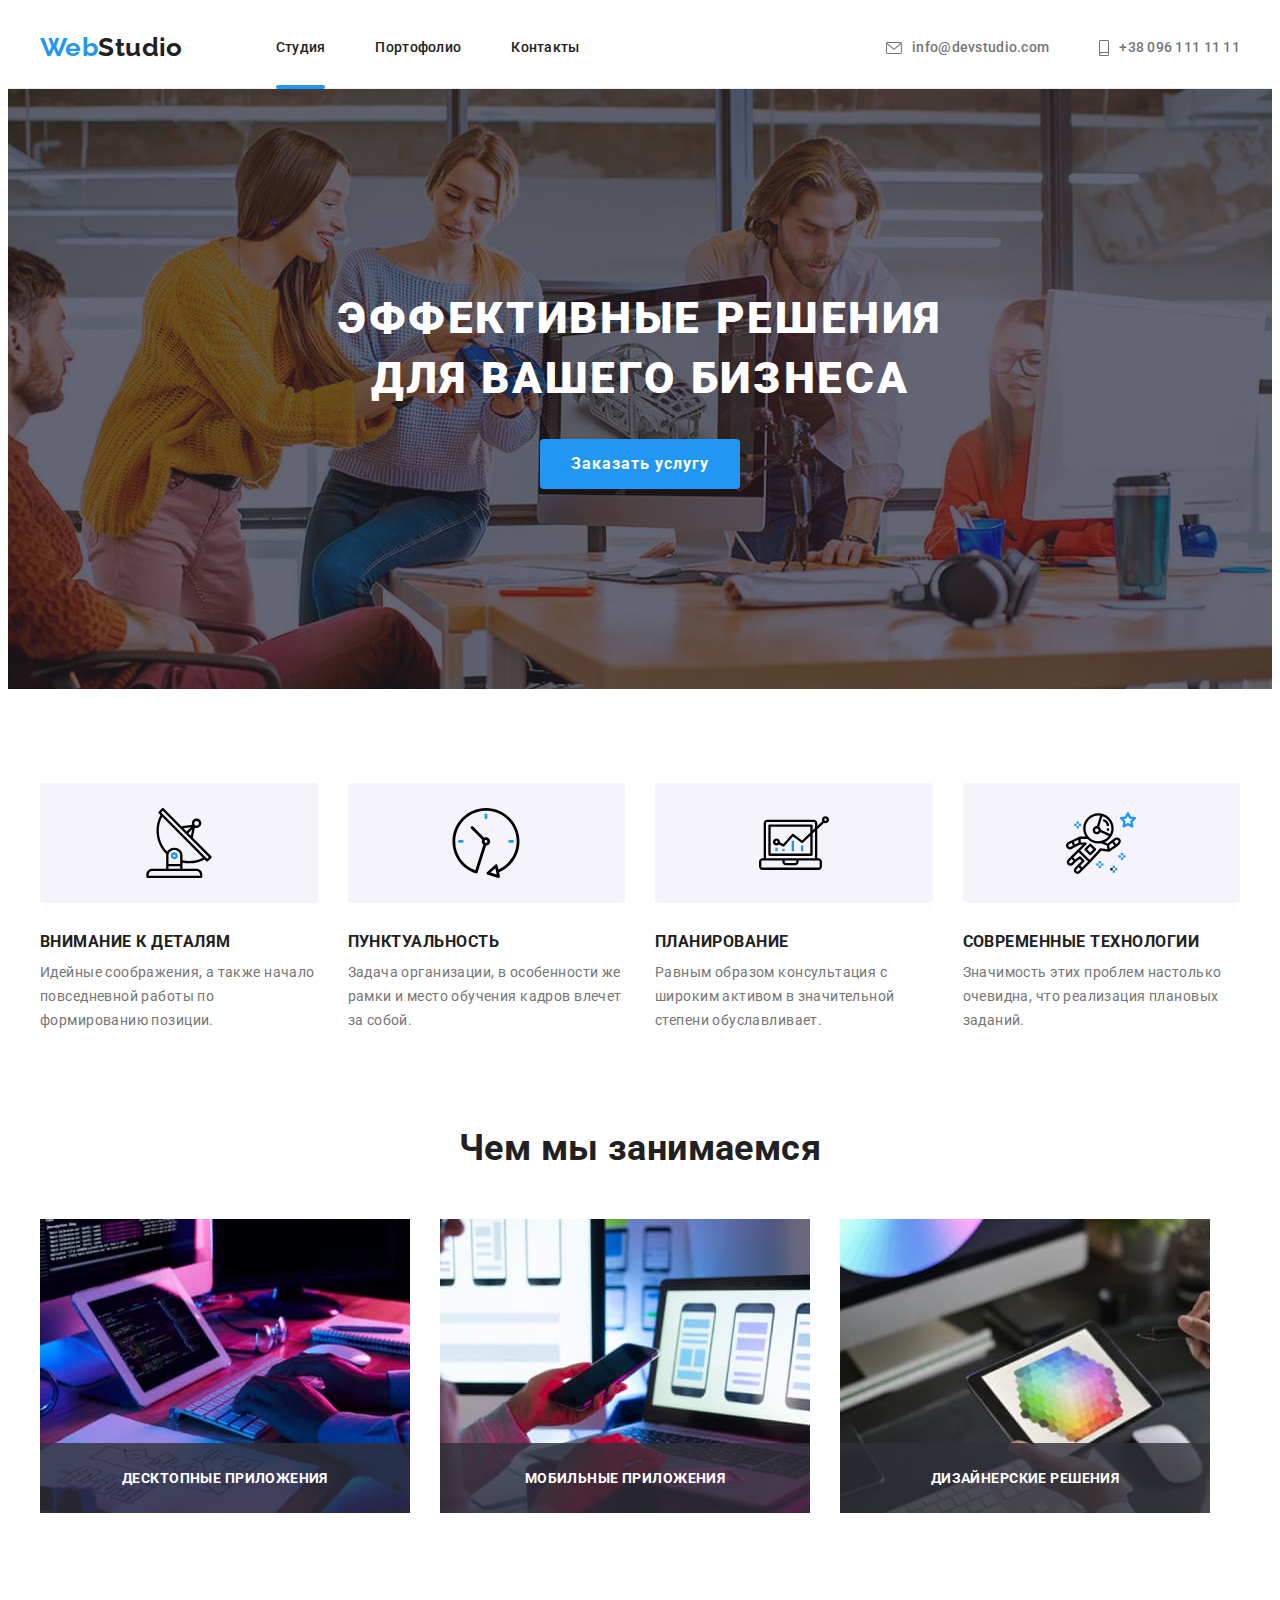
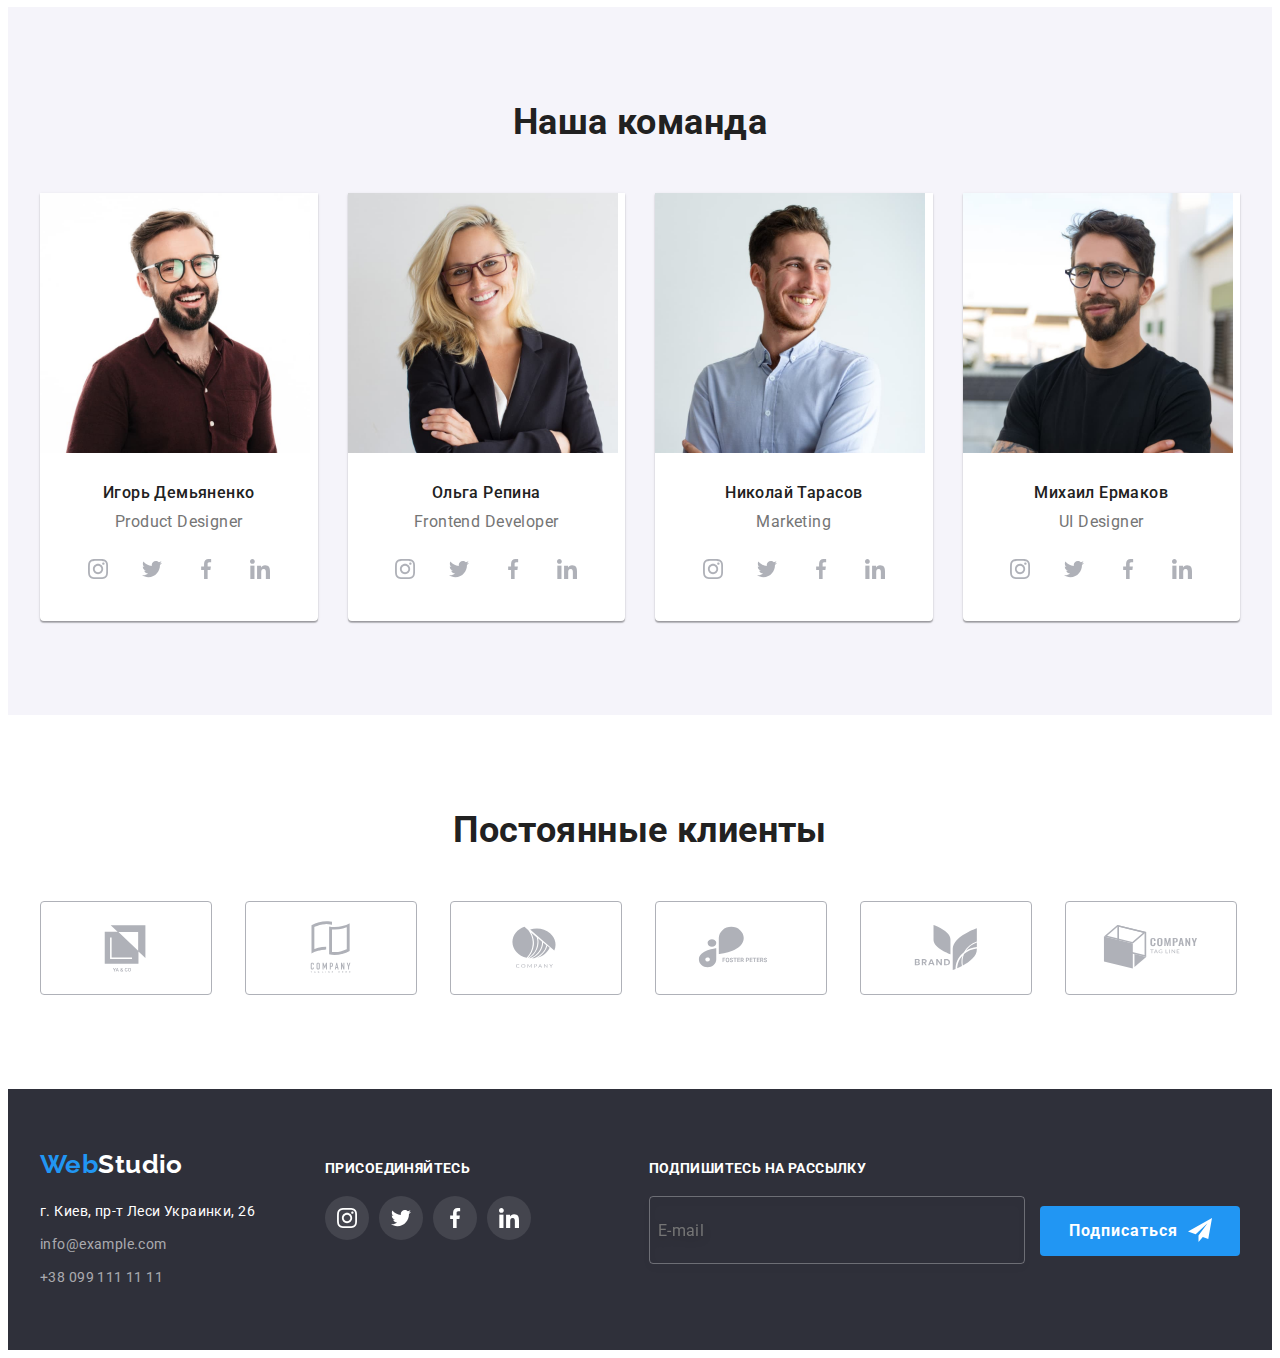
<file: index.html>
<!DOCTYPE html>
<html lang="ru">
  <head>
    <meta charset="utf-8" />
    <meta http-equiv="x-ua-compatible" content="ie=edge" />
    <meta name="viewport" content="width=device-width, initial-scale=1.0" />
    <link rel="preconnect" href="https://fonts.googleapis.com" />
    <link rel="preconnect" href="https://fonts.gstatic.com" crossorigin />
    <link
      href="https://fonts.googleapis.com/css2?family=Raleway:wght@700&family=Roboto:wght@400;500;700;900&display=swap"
      rel="stylesheet"
    />
    <!-- <link rel="stylesheet" href="node_modules/modern-normalize/modern-normalize.css"> -->
    <link
      rel="stylesheet"
      href="https://cdnjs.cloudflare.com/ajax/libs/modern-normalize/1.1.0/modern-normalize.min.css"
      integrity="sha512-wpPYUAdjBVSE4KJnH1VR1HeZfpl1ub8YT/NKx4PuQ5NmX2tKuGu6U/JRp5y+Y8XG2tV+wKQpNHVUX03MfMFn9Q=="
      crossorigin="anonymous"
      referrerpolicy="no-referrer"
    />
    <link rel="stylesheet" href="./css/main.min.css" />
    <!-- <link rel="stylesheet" href="./css/styles.css" /> -->
    <title>Home work 7</title>
  </head>
  <body>
    <!-- НАВИГАЦИЯ -->
    <header class="header">
      <div class="container dis-fl_d dis-fl_a">
        <nav class="dis-fl_d dis-fl_a">
          <a href="./index.html" class="link logo_indent--right logo">
            Web<span class="logo--dark">Studio</span>
          </a>
          <ul class="dis-fl_d dis-fl_a list">
            <li class="header_item">
              <a class="header_link link current" href="./index.html">Студия</a>
            </li>
            <li class="header_item">
              <a class="header_link link" href="./portofolio.html"
                >Портофолио</a
              >
            </li>
            <li class="header_item">
              <a class="header_link link" href="">Контакты</a>
            </li>
          </ul>
        </nav>
        <ul class="header_kontacts-flex list">
          <li class="header_kontacts-item header_kontacts-sep">
            <a class="header_link-item link" href="mailto:info@devstudio.com">
              <svg class="icon" width="16" height="12">
                <use href="./images/sprite6.svg#icon-envelope"></use>
              </svg>
              info@devstudio.com</a
            >
          </li>
          <li class="header_kontacts-item">
            <a class="header_link-item link" href="tel:+380961111111">
              <svg class="icon" width="10" height="16">
                <use href="./images/sprite6.svg#icon-smartphone"></use>
              </svg>
              +38 096 111 11 11</a
            >
          </li>
        </ul>
      </div>
    </header>
    <main>
      <!-- РЕШЕНИЯ -->
      <section class="hero">
        <div class="container hero_container">
          <h1 class="hero_title">Эффективные решения для вашего бизнеса</h1>
          <button class="btn btn_hero" type="button" data-modal-open>
            Заказать услугу
          </button>
        </div>
      </section>
      <!-- ПОЧЕМУ МЫ -->
      <section class="whyus section">
        <div class="container whyus_container">
          <h2 class="visually-hidden">Why us</h2>
          <ul class="whyus_list list">
            <li class="whyus_item">
              <div class="whyus_item-pkt">
                <svg class="whyus_pkt-item">
                  <use href="./images/sprite6.svg#icon-antenna"></use>
                </svg>
              </div>
              <h3 class="whyus_item-header">Внимание к деталям</h3>
              <p class="whyus_item-text">
                Идейные соображения, а также начало повседневной работы по
                формированию позиции.
              </p>
            </li>
            <li class="whyus_item">
              <div class="whyus_item-pkt">
                <svg class="whyus_pkt-item">
                  <use href="./images/sprite6.svg#icon-clock"></use>
                </svg>
              </div>
              <h3 class="whyus_item-header">Пунктуальность</h3>
              <p class="whyus_item-text">
                Задача организации, в особенности же рамки и место обучения
                кадров влечет за собой.
              </p>
            </li>
            <li class="whyus_item">
              <div class="whyus_item-pkt">
                <svg class="whyus_pkt-item">
                  <use href="./images/sprite6.svg#icon-diagram"></use>
                </svg>
              </div>
              <h3 class="whyus_item-header">Планирование</h3>
              <p class="whyus_item-text">
                Равным образом консультация с широким активом в значительной
                степени обуславливает.
              </p>
            </li>
            <li class="whyus_item">
              <div class="whyus_item-pkt">
                <svg class="whyus_pkt-item">
                  <use href="./images/sprite6.svg#icon-astronaut"></use>
                </svg>
              </div>
              <h3 class="whyus_item-header">Современные технологии</h3>
              <p class="whyus_item-text">
                Значимость этих проблем настолько очевидна, что реализация
                плановых заданий.
              </p>
            </li>
          </ul>
        </div>
      </section>
      <!-- Чем мы занимаемся -->
      <section class="section wedoing">
        <div class="container">
          <h2 class="section_title">Чем мы занимаемся</h2>
          <ul class="wedoing_list list">
            <li class="wedoing_item">
              <img
                src="./images/desk-office.jpg"
                alt="Разработка логики работы программы"
                width="370"
              />
              <p class="wedoing_text">Десктопные приложения</p>
            </li>
            <li class="wedoing_item">
              <img
                src="./images/mobile-phones.jpg"
                alt="Дизайн интерфейса на мобильных устройствах"
                width="370"
              />
              <p class="wedoing_text">Мобильные приложения</p>
            </li>
            <li class="wedoing_item">
              <img
                src="./images/colour-tablet.jpg"
                alt="Выбор цветового решения"
                width="370"
              />
              <p class="wedoing_text">Дизайнерские решения</p>
            </li>
          </ul>
        </div>
      </section>
      <!-- НАША КОМАНДА -->
      <section class="ourteam section">
        <div class="container">
          <h2 class="section_title">Наша команда</h2>
          <ul class="ourteam_list list">
            <li class="ourteam_item ourteam-card">
              <img
                src="./images/i4853.jpg"
                alt="Фотография портрет Игоря Демьяненко - дизайнера продукта"
                width="270"
              />
              <h3 class="ourteam_item-title">Игорь Демьяненко</h3>
              <p class="ourteam_item-text" lang="en">Product Designer</p>
              <div>
                <ul class="ourteam-socital-list list">
                  <li class="ourteam-socital-item">
                    <!--1 1-->
                    <a class="ourteam-socital-link link" href="">
                      <svg class="socital-link-pkt">
                        <use href="./images/sprite6.svg#icon-instagram"></use>
                      </svg>
                    </a>
                  </li>
                  <li class="ourteam-socital-item">
                    <!--1 2-->
                    <a class="ourteam-socital-link link" href="">
                      <svg class="socital-link-pkt">
                        <use href="./images/sprite6.svg#icon-twitter"></use>
                      </svg>
                    </a>
                  </li>
                  <li class="ourteam-socital-item">
                    <!--1 3-->
                    <a class="ourteam-socital-link link" href="">
                      <svg class="socital-link-pkt">
                        <use href="./images/sprite6.svg#icon-facebook"></use>
                      </svg>
                    </a>
                  </li>
                  <li class="ourteam-socital-item">
                    <!--1 4-->
                    <a class="ourteam-socital-link link" href="">
                      <svg class="socital-link-pkt">
                        <use href="./images/sprite6.svg#icon-linkedin"></use>
                      </svg>
                    </a>
                  </li>
                </ul>
              </div>
            </li>
            <li class="ourteam_item ourteam-card">
              <img
                src="./images/o5844.jpg"
                alt="Фотография портрет Ольга Репина - Фронтенд разработчика"
                width="270"
              />
              <h3 class="ourteam_item-title">Ольга Репина</h3>
              <p class="ourteam_item-text" lang="en">Frontend Developer</p>
              <div>
                <ul class="ourteam-socital-list list">
                  <li class="ourteam-socital-item">
                    <!--2 1-->
                    <a class="ourteam-socital-link link" href="">
                      <svg class="socital-link-pkt">
                        <use href="./images/sprite6.svg#icon-instagram"></use>
                      </svg>
                    </a>
                  </li>
                  <li class="ourteam-socital-item">
                    <!--2 2-->
                    <a class="ourteam-socital-link link" href="">
                      <svg class="socital-link-pkt">
                        <use href="./images/sprite6.svg#icon-twitter"></use>
                      </svg>
                    </a>
                  </li>
                  <li class="ourteam-socital-item">
                    <!--2 3-->
                    <a class="ourteam-socital-link link" href="">
                      <svg class="socital-link-pkt">
                        <use href="./images/sprite6.svg#icon-facebook"></use>
                      </svg>
                    </a>
                  </li>
                  <li class="ourteam-socital-item">
                    <!--2 4-->
                    <a class="ourteam-socital-link link" href="">
                      <svg class="socital-link-pkt">
                        <use href="./images/sprite6.svg#icon-linkedin"></use>
                      </svg>
                    </a>
                  </li>
                </ul>
              </div>
            </li>
            <li class="ourteam_item ourteam-card">
              <img
                src="./images/n16166.jpg"
                alt="Фотография портрет Николай Тарасов - маркетинг"
                width="270"
              />
              <h3 class="ourteam_item-title">Николай Тарасов</h3>
              <p class="ourteam_item-text" lang="en">Marketing</p>
              <div>
                <ul class="ourteam-socital-list list">
                  <li class="ourteam-socital-item">
                    <!--3 1-->
                    <a class="ourteam-socital-link link" href="">
                      <svg class="socital-link-pkt">
                        <use href="./images/sprite6.svg#icon-instagram"></use>
                      </svg>
                    </a>
                  </li>
                  <li class="ourteam-socital-item">
                    <!--3 2-->
                    <a class="ourteam-socital-link link" href="">
                      <svg class="socital-link-pkt">
                        <use href="./images/sprite6.svg#icon-twitter"></use>
                      </svg>
                    </a>
                  </li>
                  <li class="ourteam-socital-item">
                    <!--3 3-->
                    <a class="ourteam-socital-link link" href="">
                      <svg class="socital-link-pkt">
                        <use href="./images/sprite6.svg#icon-facebook"></use>
                      </svg>
                    </a>
                  </li>
                  <li class="ourteam-socital-item">
                    <!--3 4-->
                    <a class="ourteam-socital-link link" href="">
                      <svg class="socital-link-pkt">
                        <use href="./images/sprite6.svg#icon-linkedin"></use>
                      </svg>
                    </a>
                  </li>
                </ul>
              </div>
            </li>
            <li class="ourteam_item ourteam-card">
              <img
                src="./images/m2968.jpg"
                alt="Фотография портрет Михаил Ермаков - дизайнер интрефеса пользователя"
                width="270"
              />
              <h3 class="ourteam_item-title">Михаил Ермаков</h3>
              <p class="ourteam_item-text" lang="en">UI Designer</p>
              <div>
                <ul class="ourteam-socital-list list">
                  <li class="ourteam-socital-item">
                    <!--4 1-->
                    <a class="ourteam-socital-link link" href="">
                      <svg class="socital-link-pkt">
                        <use href="./images/sprite6.svg#icon-instagram"></use>
                      </svg>
                    </a>
                  </li>
                  <li class="ourteam-socital-item">
                    <!--4 2-->
                    <a class="ourteam-socital-link link" href="">
                      <svg class="socital-link-pkt">
                        <use href="./images/sprite6.svg#icon-twitter"></use>
                      </svg>
                    </a>
                  </li>
                  <li class="ourteam-socital-item">
                    <!--4 3-->
                    <a class="ourteam-socital-link link" href="">
                      <svg class="socital-link-pkt">
                        <use href="./images/sprite6.svg#icon-facebook"></use>
                      </svg>
                    </a>
                  </li>
                  <li class="ourteam-socital-item">
                    <!--4 4-->
                    <a class="ourteam-socital-link link" href="">
                      <svg class="socital-link-pkt">
                        <use href="./images/sprite6.svg#icon-linkedin"></use>
                      </svg>
                    </a>
                  </li>
                </ul>
              </div>
            </li>
          </ul>
        </div>
      </section>
      <!-- ПОСТОЯННЫЕ КЛИЕНТЫ -->
      <section class="section">
        <div class="container">
          <h2 class="section_title">Постоянные клиенты</h2>
          <ul class="clients_list list">
            <li class="clients_item">
              <!-- 1 -->
              <a class="clients_link link" href="">
                <svg class="clients_icon">
                  <use href="./images/sprite6.svg#icon-logo1"></use>
                </svg>
              </a>
            </li>
            <li class="clients_item">
              <!-- 2 -->
              <a class="clients_link link" href="">
                <svg class="clients_icon">
                  <use href="./images/sprite6.svg#icon-logo2"></use>
                </svg>
              </a>
            </li>
            <li class="clients_item">
              <!-- 3 -->
              <a class="clients_link link" href="">
                <svg class="clients_icon">
                  <use href="./images/sprite6.svg#icon-logo3"></use>
                </svg>
              </a>
            </li>
            <li class="clients_item">
              <!-- 4 -->
              <a class="clients_link link" href="">
                <svg class="clients_icon">
                  <use href="./images/sprite6.svg#icon-logo4"></use>
                </svg>
              </a>
            </li>
            <li class="clients_item">
              <!-- 5 -->
              <a class="clients_link link" href="">
                <svg class="clients_icon">
                  <use href="./images/sprite6.svg#icon-logo5"></use>
                </svg>
              </a>
            </li>
            <li class="clients_item">
              <!-- 6 -->
              <a class="clients_link link" href="">
                <svg class="clients_icon" width="94" height="44">
                  <use href="./images/sprite6.svg#icon-logo6"></use>
                </svg>
              </a>
            </li>
          </ul>
        </div>
      </section>
    </main>
    <!-- ФУТЕР -->
    <footer class="footer">
      <div class="container">
        <div class="footer-section">
          <div class="footer-section_item">
            <a href="./index.html" class="link logo_indent--bottom logo"
              >Web<span class="logo--light">Studio</span>
            </a>
            <address class="footer_contact">
              <ul class="footer-list list">
                <li class="footer_item">
                  <a
                    class="link address"
                    href="https://goo.gl/maps/CdvJLRiEL6Q8Smko8"
                    target="blank"
                    rel="noreferrer noopener"
                    >г. Киев, пр-т Леси Украинки, 26</a
                  >
                </li>
                <li class="footer_item">
                  <a class="link contact" href="mailto:info@example.com"
                    >info@example.com</a
                  >
                </li>
                <li class="footer_item">
                  <a class="link contact" href="tel:+380991111111"
                    >+38 099 111 11 11</a
                  >
                </li>
              </ul>
            </address>
          </div>
          <div class="footer-section_item">
            <h2 class="section-common_title">присоединяйтесь</h2>
            <ul class="section-common_list list">
              <li class="section-common_item">
                <a class="section-common_link link" href="">
                  <svg class="section-common_pkt">
                    <use href="./images/sprite6.svg#icon-instagram"></use>
                  </svg>
                </a>
              </li>
              <li class="section-common_item">
                <a class="section-common_link link" href="">
                  <svg class="section-common_pkt">
                    <use href="./images/sprite6.svg#icon-twitter"></use>
                  </svg>
                </a>
              </li>
              <li class="section-common_item">
                <a class="section-common_link link" href="">
                  <svg class="section-common_pkt">
                    <use href="./images/sprite6.svg#icon-facebook"></use>
                  </svg>
                </a>
              </li>
              <li class="section-common_item">
                <a class="section-common_link link" href="">
                  <svg class="section-common_pkt">
                    <use href="./images/sprite6.svg#icon-linkedin "></use>
                  </svg>
                </a>
              </li>
            </ul>
          </div>
          <div class="footer-section_item">
            <h2 class="footer-mailing_title">Подпишитесь на рассылку</h2>
            <form class="footer-mailing_form">
              <label>
                <input
                  type="email"
                  name="email"
                  placeholder="E-mail"
                  class="footer-mailing_box"
                />
              </label>
              <button type="submit" class="btn btn_hero footer-mailing_btn">
                Подписаться
              </button>
              <svg class="footer-mailing_icon">
                <use href="./images/icons.svg#icon-send"></use>
              </svg>
            </form>
          </div>
        </div>
      </div>
    </footer>
    <div class="backdrop is-hidden" data-modal>
      <div class="modal">
        <p class="modal_title">Оставьте свои данные, мы вам перезвоним</p>
        <form action="#" class="modal-form">
          <div class="modal_field">
            <label for="user-name" class="modal_input-label">Имя</label>
            <span class="modal_input-wrapper">
              <input
                type="text"
                name="user-name"
                id="user-name"
                class="modal_input"
              />
              <svg class="input_icon">
                <use href="./images/icons.svg#icon-person"></use>
              </svg>
            </span>
          </div>
          <div class="modal_field">
            <label for="user-tel" class="modal_input-label">Телефон</label>
            <span class="modal_input-wrapper">
              <input
                type="tel"
                name="user-tel"
                id="user-tel"
                class="modal_input"
              />
              <svg class="input_icon">
                <use href="./images/icons.svg#icon-phone"></use>
              </svg>
            </span>
          </div>
          <div class="modal_field">
            <label for="user-mail" class="modal_input-label">Почта</label>
            <span class="modal_input-wrapper">
              <input
                type="email"
                name="user-mail"
                id="user-mail"
                class="modal_input"
              />
              <svg class="input_icon">
                <use href="./images/icons.svg#icon-email"></use>
              </svg>
            </span>
          </div>
          <div class="modal_field">
            <label for="user-commit" class="modal_input-label"
              >Комментарий</label
            >
            <textarea
              name="user-commit"
              id="user-commit"
              class="modal_user-commit"
              placeholder="Введите текст"
            ></textarea>
          </div>
          <input
            type="checkbox"
            id="modal_checkbox"
            class="modal_checkbox visually-hidden"
          />
          <label for="modal_checkbox" class="check_text"
            ><span>
              <svg class="check-icon" width="11" height="8">
                <use href="./images/icons.svg#icon-check"></use>
              </svg> </span
            >Соглашаюсь с рассылкой и принимаю&#160;<a href="#">
              Условия договора</a
            ></label
          >
          <button type="submit" class="btn btn_hero modal_btn">
            Отправить
          </button>
        </form>
        <button type="button" class="btn-close" data-modal-close>
          <svg class="btn-close_icon--size">
            <use href="./images/sprite6.svg#icon-cancel-circle"></use>
          </svg>
        </button>
      </div>
    </div>
    <script src="./js/modal.js"></script>
  </body>
</html>
</file>
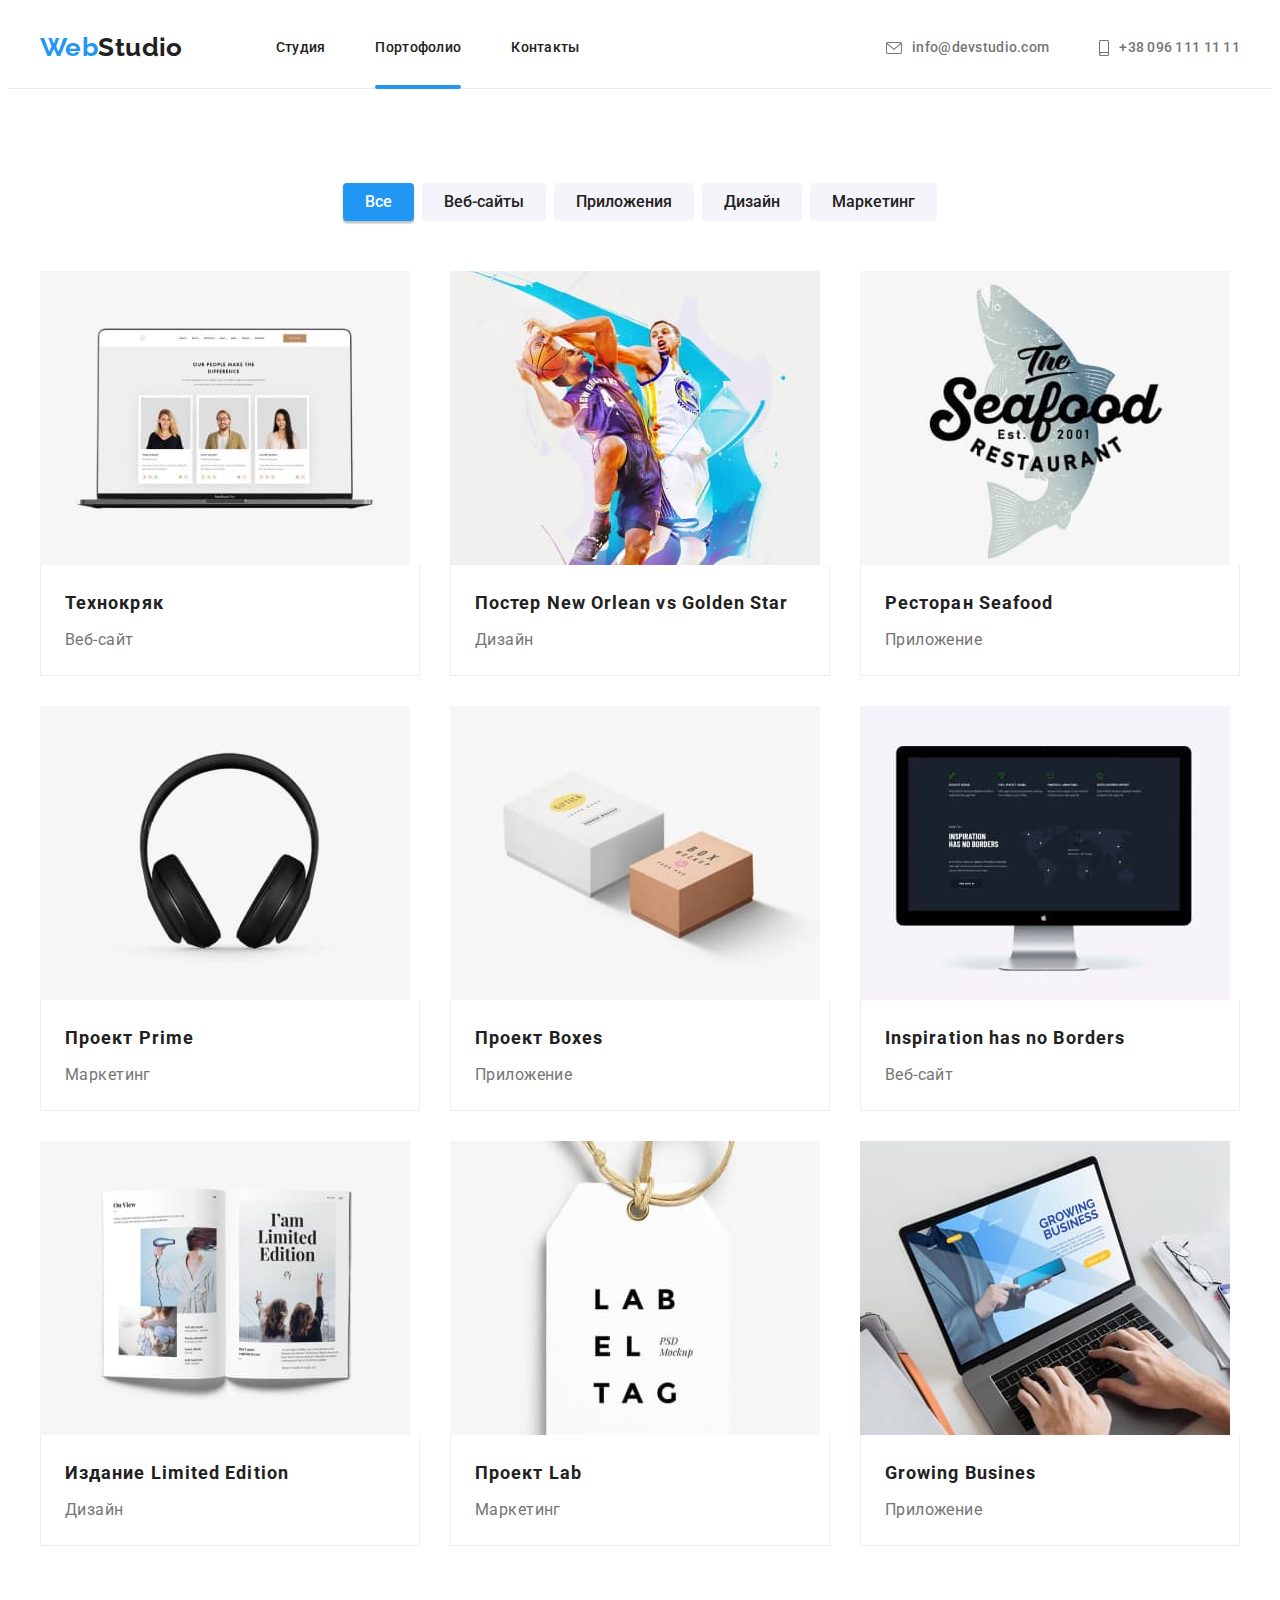
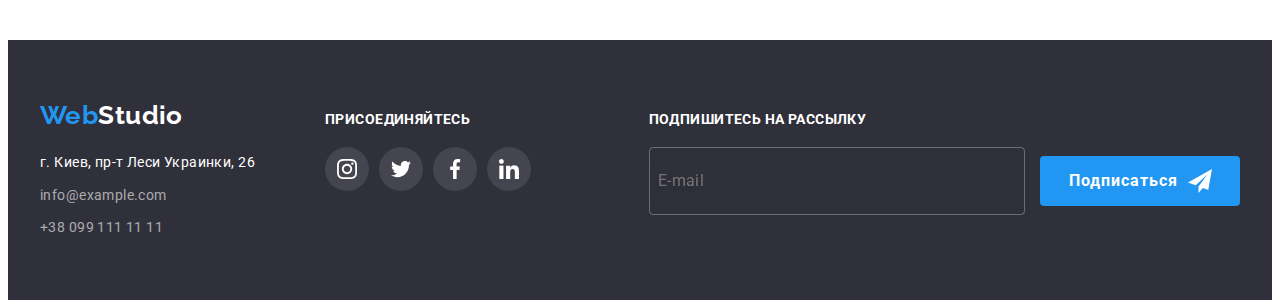
<file: portofolio.html>
<!DOCTYPE html>
<html lang="ru">
  <head>
    <meta charset="utf-8" />
    <meta http-equiv="x-ua-compatible" content="ie=edge" />
    <meta name="viewport" content="width=device-width, initial-scale=1.0" />
    <link rel="preconnect" href="https://fonts.googleapis.com" />
    <link rel="preconnect" href="https://fonts.gstatic.com" crossorigin />
    <link
      href="https://fonts.googleapis.com/css2?family=Raleway:wght@700&family=Roboto:wght@400;500;700;900&display=swap"
      rel="stylesheet"
    />
    <!-- <link rel="stylesheet" href="node_modules/modern-normalize/modern-normalize.css"> -->
    <link
      rel="stylesheet"
      href="https://cdnjs.cloudflare.com/ajax/libs/modern-normalize/1.1.0/modern-normalize.min.css"
      integrity="sha512-wpPYUAdjBVSE4KJnH1VR1HeZfpl1ub8YT/NKx4PuQ5NmX2tKuGu6U/JRp5y+Y8XG2tV+wKQpNHVUX03MfMFn9Q=="
      crossorigin="anonymous"
      referrerpolicy="no-referrer"
    />
    <link rel="stylesheet" href="./css/main.min.css" />
    <!-- <link rel="stylesheet" href="./css/styles.css" /> -->
    <title>Home work 7</title>
  </head>
  <body>
    <!-- НАВИГАЦИЯ -->
    <header class="header">
      <div class="container dis-fl_d dis-fl_a">
        <nav class="dis-fl_d dis-fl_a">
          <a href="./index.html" class="link logo_indent--right logo">
            Web<span class="logo--dark">Studio</span>
          </a>
          <ul class="dis-fl_d dis-fl_a list">
            <li class="header_item">
              <a class="header_link link" href="./index.html">Студия</a>
            </li>
            <li class="header_item">
              <a class="header_link link current" href="./portofolio.html"
                >Портофолио</a
              >
            </li>
            <li class="header_item">
              <a class="header_link link" href="">Контакты</a>
            </li>
          </ul>
        </nav>
        <ul class="header_kontacts-flex list">
          <li class="header_kontacts-item header_kontacts-sep">
            <a class="header_link-item link" href="mailto:info@devstudio.com">
              <svg class="icon" width="16" height="12">
                <use href="./images/sprite6.svg#icon-envelope"></use>
              </svg>
              info@devstudio.com</a
            >
          </li>
          <li class="header_kontacts-item">
            <a class="header_link-item link" href="tel:+380961111111">
              <svg class="icon" width="10" height="16">
                <use href="./images/sprite6.svg#icon-smartphone"></use>
              </svg>
              +38 096 111 11 11</a
            >
          </li>
        </ul>
      </div>
    </header>
    <main>
      <!-- ФИЛЬТР -->
      <section class="portofolio-hero section">
        <div class="container">
          <h1 class="portofolio-hero_title visually-hidden">Портофолио</h1>
          <ul class="filtr_list list">
            <li class="filtr-item">
              <button
                class="btn-filtr btn-filtr_color carrent-btn"
                type="button"
              >
                Все
              </button>
            </li>
            <li class="filtr-item">
              <button class="btn-filtr btn-filtr_color" type="button">
                Веб-сайты
              </button>
            </li>
            <li class="filtr-item">
              <button class="btn-filtr btn-filtr_color" type="button">
                Приложения
              </button>
            </li>
            <li class="filtr-item">
              <button class="btn-filtr btn-filtr_color" type="button">
                Дизайн
              </button>
            </li>
            <li class="filtr-item">
              <button class="btn-filtr btn-filtr_color" type="button">
                Маркетинг
              </button>
            </li>
          </ul>
          <!-- ПОРТОФОЛИО -->
          <ul class="portofolio_list list">
            <!--0-->
            <li class="portofolio_item">
              <!--1-1-->
              <a href="" class="portofolio_link link">
                <div class="portofolio_top-wrappter">
                  <img
                    src="./images/portfolio-11.jpg"
                    alt="Фотография экрана лаптопа. На экране страница сайта."
                    width="370"
                  />
                  <p class="porofolio_top-text">
                    Технокряк это современная площадка распространения
                    коронавируса. Компании используют эту платформу для
                    цифрового шпионажа и атак на защищённые сервера конкурентов.
                  </p>
                </div>
                <div class="portofolio_item-card">
                  <h2 class="portofolio_item-title">Технокряк</h2>
                  <p class="portofolio_item-text" lang="en">Веб-сайт</p>
                </div>
              </a>
            </li>
            <li class="portofolio_item">
              <!--1-2-->
              <a href="" class="portofolio_link link">
                <div class="portofolio_top-wrappter">
                  <img
                    src="./images/portfolio-12.jpg"
                    alt="Постер баскетболисты."
                    width="370"
                  />
                  <p class="porofolio_top-text">
                    Технокряк это современная площадка распространения
                    коронавируса. Компании используют эту платформу для
                    цифрового шпионажа и атак на защищённые сервера конкурентов.
                  </p>
                </div>
                <div class="portofolio_item-card">
                  <h2 class="portofolio_item-title">
                    Постер <span lang="en">New Orlean vs Golden Star</span>
                  </h2>
                  <p class="portofolio_item-text">Дизайн</p>
                </div>
              </a>
            </li>
            <li class="portofolio_item">
              <!--1-3-->
              <a href="" class="portofolio_link link">
                <div class="portofolio_top-wrappter">
                  <img
                    src="./images/portfolio-13.jpg"
                    alt="Логотип ресторана"
                    width="370"
                  />
                  <p class="porofolio_top-text">
                    Технокряк это современная площадка распространения
                    коронавируса. Компании используют эту платформу для
                    цифрового шпионажа и атак на защищённые сервера конкурентов.
                  </p>
                </div>
                <div class="portofolio_item-card">
                  <h2 class="portofolio_item-title">
                    Ресторан <span lang="en">Seafood</span>
                  </h2>
                  <p class="portofolio_item-text">Приложение</p>
                </div>
              </a>
            </li>
            <li class="portofolio_item">
              <!--2-1-->
              <a href="" class="portofolio_link link">
                <div class="portofolio_top-wrappter">
                  <img
                    src="./images/portfolio-21.jpg"
                    alt="Фотография наушников"
                    width="370"
                  />
                  <p class="porofolio_top-text">
                    Технокряк это современная площадка распространения
                    коронавируса. Компании используют эту платформу для
                    цифрового шпионажа и атак на защищённые сервера конкурентов.
                  </p>
                </div>
                <div class="portofolio_item-card">
                  <h2 class="portofolio_item-title">
                    Проект <span lang="en">Prime</span>
                  </h2>
                  <p class="portofolio_item-text">Маркетинг</p>
                </div>
              </a>
            </li>
            <li class="portofolio_item">
              <!--2-2-->
              <a href="" class="portofolio_link link">
                <div class="portofolio_top-wrappter">
                  <img
                    src="./images/portfolio-22.jpg"
                    alt="Фотография с двумя коробками духов"
                    width="370"
                  />
                  <p class="porofolio_top-text">
                    Технокряк это современная площадка распространения
                    коронавируса. Компании используют эту платформу для
                    цифрового шпионажа и атак на защищённые сервера конкурентов.
                  </p>
                </div>
                <div class="portofolio_item-card">
                  <h2 class="portofolio_item-title">
                    Проект <span lang="en">Boxes</span>
                  </h2>
                  <p class="portofolio_item-text">Приложение</p>
                </div>
              </a>
            </li>
            <li class="portofolio_item">
              <!--2-3-->
              <a href="" class="portofolio_link link">
                <div class="portofolio_top-wrappter">
                  <img
                    src="./images/portfolio-23.jpg"
                    alt="Фотография экрана стационарного компьютера"
                    width="370"
                  />
                  <p class="porofolio_top-text">
                    Технокряк это современная площадка распространения
                    коронавируса. Компании используют эту платформу для
                    цифрового шпионажа и атак на защищённые сервера конкурентов.
                  </p>
                </div>
                <div class="portofolio_item-card">
                  <h2 class="portofolio_item-title" lang="en">
                    Inspiration has no Borders
                  </h2>
                  <p class="portofolio_item-text">Веб-сайт</p>
                </div>
              </a>
            </li>
            <li class="portofolio_item">
              <!--3-1-->
              <a href="" class="portofolio_link link">
                <div class="portofolio_top-wrappter">
                  <img
                    src="./images/portfolio-31.jpg"
                    alt="Фотография разворота издания книги"
                    width="370"
                  />
                  <p class="porofolio_top-text">
                    Технокряк это современная площадка распространения
                    коронавируса. Компании используют эту платформу для
                    цифрового шпионажа и атак на защищённые сервера конкурентов.
                  </p>
                </div>
                <div class="portofolio_item-card">
                  <h2 class="portofolio_item-title">
                    Издание <span lang="en">Limited Edition</span>
                  </h2>
                  <p class="portofolio_item-text">Дизайн</p>
                </div>
              </a>
            </li>
            <li class="portofolio_item">
              <!--3-2-->
              <a href="" class="portofolio_link link">
                <div class="portofolio_top-wrappter">
                  <img
                    src="./images/portfolio-32.jpg"
                    alt="Фотография дизайна стикера одежды"
                    width="370"
                  />
                  <p class="porofolio_top-text">
                    Технокряк это современная площадка распространения
                    коронавируса. Компании используют эту платформу для
                    цифрового шпионажа и атак на защищённые сервера конкурентов.
                  </p>
                </div>
                <div class="portofolio_item-card">
                  <h2 class="portofolio_item-title">
                    Проект <span lang="en">Lab</span>
                  </h2>
                  <p class="portofolio_item-text">Маркетинг</p>
                </div>
              </a>
            </li>
            <li class="portofolio_item">
              <!--3-3-->
              <a href="" class="portofolio_link link">
                <div class="portofolio_top-wrappter">
                  <img
                    src="./images/portfolio-33.jpg"
                    alt="Фотография нотбука"
                    width="370"
                  />
                  <p class="porofolio_top-text">
                    Технокряк это современная площадка распространения
                    коронавируса. Компании используют эту платформу для
                    цифрового шпионажа и атак на защищённые сервера конкурентов.
                  </p>
                </div>
                <div class="portofolio_item-card">
                  <h2 class="portofolio_item-title" lang="en">
                    Growing Busines
                  </h2>
                  <p class="portofolio_item-text">Приложение</p>
                </div>
              </a>
            </li>
          </ul>
        </div>
      </section>
    </main>
    <!-- ФУТЕР -->
    <footer class="footer">
      <div class="container">
        <div class="footer-section">
          <div class="footer-section_item">
            <a href="./index.html" class="link logo_indent--bottom logo"
              >Web<span class="logo--light">Studio</span>
            </a>
            <address class="footer_contact">
              <ul class="footer-list list">
                <li class="footer_item">
                  <a
                    class="link address"
                    href="https://goo.gl/maps/CdvJLRiEL6Q8Smko8"
                    target="blank"
                    rel="noreferrer noopener"
                    >г. Киев, пр-т Леси Украинки, 26</a
                  >
                </li>
                <li class="footer_item">
                  <a class="link contact" href="mailto:info@example.com"
                    >info@example.com</a
                  >
                </li>
                <li class="footer_item">
                  <a class="link contact" href="tel:+380991111111"
                    >+38 099 111 11 11</a
                  >
                </li>
              </ul>
            </address>
          </div>
          <div class="footer-section_item">
            <h2 class="section-common_title">присоединяйтесь</h2>
            <ul class="section-common_list list">
              <li class="section-common_item">
                <a class="section-common_link link" href="">
                  <svg class="section-common_pkt">
                    <use href="./images/sprite6.svg#icon-instagram"></use>
                  </svg>
                </a>
              </li>
              <li class="section-common_item">
                <a class="section-common_link link" href="">
                  <svg class="section-common_pkt">
                    <use href="./images/sprite6.svg#icon-twitter"></use>
                  </svg>
                </a>
              </li>
              <li class="section-common_item">
                <a class="section-common_link link" href="">
                  <svg class="section-common_pkt">
                    <use href="./images/sprite6.svg#icon-facebook"></use>
                  </svg>
                </a>
              </li>
              <li class="section-common_item">
                <a class="section-common_link link" href="">
                  <svg class="section-common_pkt">
                    <use href="./images/sprite6.svg#icon-linkedin "></use>
                  </svg>
                </a>
              </li>
            </ul>
          </div>
          <div class="footer-section_item">
            <h2 class="footer-mailing_title">Подпишитесь на рассылку</h2>
            <form class="footer-mailing_form">
              <label>
                <input
                  type="email"
                  name="email"
                  placeholder="E-mail"
                  class="footer-mailing_box"
                />
              </label>
              <button type="submit" class="btn btn_hero footer-mailing_btn">
                Подписаться
              </button>
              <svg class="footer-mailing_icon">
                <use href="./images/icons.svg#icon-send"></use>
              </svg>
            </form>
          </div>
        </div>
      </div>
    </footer>
    <div class="backdrop is-hidden" data-modal>
      <div class="modal">
        <button type="button" class="close-btn" data-modal-close>
          <svg class="modal-icon-cancel">
            <use href="./images/sprite6.svg#icon-cancel-circle"></use>
          </svg>
        </button>
      </div>
    </div>
  </body>
</html>
</file>
<file: css/styles.css>
/*========prodact=====*/
/*========header=====*/
/*========hero=====*/
/*========= ПОЧЕМУ МЫ ===========*/
/*======== Чем мы занимаемся ==========*/
/*======== НАША КОМАНДА ==========*/
/*======== ПОСТОЯННЫЕ КЛИЕНТЫ ==========*/
/*======== ФУТЕР ==========*/
/*======== ФИЛЬТР ==========*/
/*======== ПОРТОФОЛИО ==========*/
/*======== МОДАЛЬНОЕ ОКНО ==========*/
</file>
<file: css/main.min.css>
:root{--primary-title-color: #ffffff;--third-text-color: #ffffff;--background-card: #FFFFFF;--secondary-title-color: #212121;--secondary-text-color: #212121;--primary-text-color: #757575;--accent-color: #2196f3;--filter-button-color: #F5F4FA;--border-color: #ECECEC;--hero-grount: #2F303A;--futer-grount: #2F303A;--hero-button: #188CE8;--portofolio-card-border:#EEEEEE;--hero-bg:#C4C4C4;--clients-color: #AFB1B8}.visually-hidden{position:absolute;width:1px;height:1px;margin:-1px;padding:0;overflow:hidden;border:0;clip:rect(0, 0, 0, 0)}p,h1,h2,h3,h4,h5,h6{margin:0}ul{margin:0;padding-left:0}img{display:block}button{border-width:0}.link{text-decoration:none;font-family:inherit;font-family:inherit}.list{list-style:none}body{font-family:"Roboto", sans-serif;font-weight:normal;font-size:14px;letter-spacing:0.03em;color:var(--primary-text-color)}.container{width:1200px;margin:0 auto;padding-left:15px;padding-right:15px}.section{padding-top:94px;padding-bottom:94px}.section_title{font-weight:700;font-size:36px;line-height:calc(42 / 36);text-align:center;color:var(--secondary-title-color);margin-bottom:50px}.btn{width:200px;height:50px;font-family:inherit;font-weight:700;font-size:16px;line-height:1.87;text-align:center;letter-spacing:0.06em;cursor:pointer;border-radius:4px}.btn_hero{color:var(--third-text-color);background-color:var(--accent-color);transition:color 240ms cubic-bezier(0.4, 0, 0.2, 1),background-color 240ms cubic-bezier(0.4, 0, 0.2, 1)}.btn_hero:hover,.btn_hero:focus{color:var(--third-text-color);background-color:var(--hero-button)}.btn-filtr{font-family:inherit;font-weight:500;font-size:16px;line-height:1.62;text-align:center;cursor:pointer;display:inline-block;padding:6px 22px;border-radius:4px}.btn-filtr_color{color:var(--secondary-text-color);background:var(--filter-button-color);transition:color 240ms cubic-bezier(0.4, 0, 0.2, 1),background-color 240ms cubic-bezier(0.4, 0, 0.2, 1),box-shadow 240ms cubic-bezier(0.4, 0, 0.2, 1)}.btn-filtr_color:hover,.btn-filtr_color:focus,.carrent-btn{color:var(--third-text-color);background-color:var(--accent-color);box-shadow:0px 3px 1px rgba(0,0,0,0.1),0px 1px 2px rgba(0,0,0,0.08),0px 2px 2px rgba(0,0,0,0.12)}.btn-close{position:absolute;right:10px;top:10px;width:30px;height:30px;cursor:pointer;fill:var(--secondary-title-color);border-radius:50%;background:#00000000;border:1px solid rgba(0,0,0,0.1);box-sizing:border-box;padding:0;transition:fill 250ms cubic-bezier(0.4, 0, 0.2, 1)}.btn-close:hover,.btn-close:focus{fill:var(--accent-color)}.btn-close_icon--size{width:18px;height:18px}.logo{font-family:"Raleway", sans-serif;font-weight:700;font-size:26px;line-height:calc(31 / 26);color:var(--accent-color);transition:color 240ms cubic-bezier(0.4, 0, 0.2, 1)}.logo:hover,.logo:focus{color:var(--accent-color)}.logo_indent--right{margin-right:93px}.logo--dark{color:var(--secondary-text-color)}.logo--light{color:var(--primary-title-color)}.dis-fl_d,.btn-close,.header_kontacts-flex,.header_link-item,.hero_container,.whyus_container,.ourteam_list,.whyus_list,.wedoing_list,.clients_list,.whyus_item-pkt,.ourteam-socital-list,.clients_link,.footer-section,.section-common_list,.filtr_list,.portofolio_list,.backdrop,.check_text,.check_text span{display:flex}.dis-fl_a,.btn-close,.header_kontacts-flex,.header_link-item,.hero_container,.whyus_item-pkt,.ourteam-socital-list,.clients_link,.section-common_list,.backdrop,.check_text,.check_text span{align-items:center}.dis-fl_j,.btn-close,.whyus_item-pkt,.ourteam-socital-list,.clients_link,.section-common_list,.filtr_list,.backdrop,.check_text,.check_text span{justify-content:center}.dis-fl_w,.ourteam_list,.whyus_list,.wedoing_list,.clients_list,.footer-section,.section-common_list,.filtr_list,.portofolio_list{flex-wrap:wrap}.header{border-bottom:1px solid var(--border-color)}.header_kontacts-flex{margin-left:auto}.header_link{display:block;padding-top:32px;padding-bottom:32px;font-weight:500;line-height:1.14;letter-spacing:0.02em;color:var(--secondary-title-color);position:relative;transition:color 240ms cubic-bezier(0.4, 0, 0.2, 1)}.header_link:hover,.header_link:focus,.header_link .current{color:var(--accent-color)}.current::after{content:"";position:absolute;width:100%;height:4px;border-radius:2px;background-color:var(--accent-color);display:block;bottom:-1px}.header_item:not(:last-child){margin-right:50px}.header_kontacts-item{color:var(--primary-text-color)}.header_kontacts-sep:not(:last-child){margin-right:50px}.icon{margin-right:10px;fill:var(--primary-text-color);transition:fill 240ms cubic-bezier(0.4, 0, 0.2, 1)}.header_link-item:hover .icon,.header_link-item:focus .icon{fill:var(--accent-color)}.header_link-item{font-weight:500;line-height:1.14;letter-spacing:0.02em;color:var(--primary-text-color);transition:color 240ms cubic-bezier(0.4, 0, 0.2, 1)}.header_link-item:hover,.header_link-item:focus{color:var(--accent-color)}.hero{background-color:var(--hero-bg);background-image:linear-gradient(to right, rgba(47,48,58,0.4), rgba(47,48,58,0.4)),url(../images/hero-jpeg.jpg);background-repeat:no-repeat;background-position:center;background-size:cover;padding-top:200px;padding-bottom:200px}.hero_container{flex-direction:column}.hero_title{font-weight:900;font-size:44px;line-height:1.36;text-align:center;letter-spacing:0.06em;text-transform:uppercase;color:var(--primary-title-color);width:696px;margin-bottom:30px}.ourteam_list,.whyus_list,.wedoing_list,.clients_list{margin-left:-30px;margin-top:-30px}.wedoing_item,.ourteam_item,.whyus_item{flex-basis:calc(100% / 4 - 30px);margin-left:30px;margin-top:30px}.whyus_item-pkt{height:120px;background-color:var(--filter-button-color);border-radius:4px;margin-bottom:30px}.whyus_pkt-item{width:70px;height:70px}.whyus_item-header{font-weight:700;line-height:calc(16 / 14);letter-spacing:0.03em;text-transform:uppercase;color:var(--secondary-title-color);margin-bottom:10px}.whyus_item-text{line-height:1.71;color:var(--primary-text-color)}.wedoing{padding-top:0px}.wedoing_item{position:relative}.wedoing_text{position:absolute;bottom:0;width:100%;padding-top:27px;padding-bottom:27px;color:#fff;font-family:Roboto;font-style:normal;font-weight:bold;font-size:14px;line-height:calc(16 / 14);text-align:center;letter-spacing:0.03em;text-transform:uppercase;background:rgba(47,48,58,0.8)}.ourteam{background:var(--filter-button-color)}.ourteam-card{background:var(--background-card);box-shadow:0px 1px 3px rgba(0,0,0,0.12),0px 1px 1px rgba(0,0,0,0.14),0px 2px 1px rgba(0,0,0,0.2);border-radius:0px 0px 4px 4px;display:block;padding-bottom:30px}.ourteam_item-title{font-weight:500;font-size:16px;line-height:calc(19 / 16);text-align:center;color:var(--secondary-title-color);margin-top:30px;margin-bottom:10px}.ourteam_item-text{font-size:16px;line-height:calc(19 / 16);text-align:center;margin-bottom:16px}.ourteam-socital-item+.ourteam-socital-item{margin-left:10px}.ourteam-socital-link{width:44px;height:44px;border-radius:50%;display:block;background-color:var(--primary-title-color);display:flex;align-items:center;justify-content:center;transition:background-color 240ms cubic-bezier(0.4, 0, 0.2, 1)}.ourteam-socital-link:hover,.ourteam-socital-link:focus{background-color:var(--accent-color)}.socital-link-pkt{fill:var(--clients-color);width:20px;height:20px;transition:fill 240ms cubic-bezier(0.4, 0, 0.2, 1)}.ourteam-socital-link:hover .socital-link-pkt,.ourteam-socital-link:focus .socital-link-pkt{fill:var(--primary-title-color)}.clients_item{flex-basis:calc(100% / 6 - 30px);margin-left:30px;margin-top:30px}.clients_link{width:170px;height:92px;border:1px solid var(--clients-color);border-radius:4px;fill:var(--clients-color);transition:border 240ms cubic-bezier(0.4, 0, 0.2, 1),fill 240ms cubic-bezier(0.4, 0, 0.2, 1)}.clients_link:hover,.clients_link:focus{border:1px solid var(--hero-button);fill:var(--hero-button)}.clients_icon{width:106px;height:60px}.footer{background:var(--futer-grount);padding-top:60px;padding-bottom:60px}.footer_contact{font-style:inherit}.address{color:var(--third-text-color);line-height:1.71;transition:color 240ms cubic-bezier(0.4, 0, 0.2, 1)}.address:hover,.address:focus{color:var(--accent-color)}.contact{color:rgba(255,255,255,0.6);line-height:1.71;transition:color 240ms cubic-bezier(0.4, 0, 0.2, 1)}.contact:hover,.contact:focus{color:var(--accent-color)}.logo_indent--bottom{display:block;margin-bottom:20px}.footer_item:not(:last-child){display:block;margin-bottom:9px}.footer-section{align-items:baseline}.footer-section_item:not(:last-child){margin-right:70px}.footer-section_item:last-child{margin-left:auto}.section-common_list{margin-left:-10px;margin-top:-30px}.section-common_title{font-weight:700;font-size:14px;text-transform:uppercase;line-height:calc(16 / 14);color:var(--primary-title-color);margin-bottom:20px}.section-common_item{width:44px;height:44px;flex-basis:calc(100% / 4 - 10px);margin-left:10px;margin-top:30px}.section-common_item+.section-common_item{margin-left:10px}.section-common_link{width:100%;height:100%;border-radius:50%;display:block;background-color:rgba(255,255,255,0.1);display:flex;align-items:center;justify-content:center;transition:background-color 240ms cubic-bezier(0.4, 0, 0.2, 1)}.section-common_link:hover,.section-common_link:focus{background-color:var(--accent-color)}.section-common_pkt{fill:var(--primary-title-color);width:20px;height:20px}.footer-mailing_title{font-family:Roboto;font-style:normal;font-weight:bold;font-size:14px;line-height:16px;letter-spacing:0.03em;text-transform:uppercase;color:#ffffff;margin-bottom:20px}.footer-mailing_form{position:relative}.footer-mailing_box{width:358px;height:50px;background-color:transparent;border:1px solid rgba(255,255,255,0.3);filter:drop-shadow(0px 4px 4px rgba(0,0,0,0.15));border-radius:4px;margin-right:12px;padding:8px;font-family:inherit;font-size:16px;line-height:1.25;align-items:center;letter-spacing:0.03em;color:rgba(255,255,255,0.6)}.footer-mailing_box:hover,.footer-mailing_box:focus{border:1px solid var(--accent-color)}.footer-mailing_btn{width:200px;height:50px;padding-left:29px;padding-top:10px;padding-right:62px;padding-bottom:10px}.footer-mailing_icon{width:24px;height:24px;right:28px;top:50%;transform:translateY(-50%);position:absolute;transition:transform 2250ms cubic-bezier(0.4, 0, 0.2, 1)}.footer-mailing_icon:hover,.footer-mailing_icon:focus{transform:rotate(25deg) translateX(-45%)}.filtr_list{margin-bottom:50px}.filtr-item:not(:last-child){margin-right:8px}.portofolio_list{margin-left:-30px;margin-top:-30px}.portofolio_item{flex-basis:calc(100% / 3 - 30px);box-sizing:border-box;margin-left:30px;margin-top:30px}.portofolio_link{transition:box-shadow 240ms cubic-bezier(0.4, 0, 0.2, 1)}.portofolio_link:hover,.portofolio_link:focus{display:block;outline:none;box-shadow:0px 1px 1px rgba(0,0,0,0.12),0px 4px 4px rgba(0,0,0,0.06),1px 4px 6px rgba(0,0,0,0.16)}.portofolio_item-title{font-weight:700;font-size:18px;line-height:2;letter-spacing:0.06em;color:var(--secondary-title-color);margin-bottom:4px}.portofolio_item-text{font-size:16px;line-height:1.87;color:var(--primary-text-color)}.portofolio_item-card{padding-left:24px;padding-top:20px;padding-bottom:20px;border:1px solid var(--portofolio-card-border);border-top:0px;box-sizing:border-box}.portofolio_top-wrappter{position:relative;overflow:hidden}.porofolio_top-text{font-weight:400;font-size:18px;line-height:1.56;letter-spacing:0.03em;color:var(--primary-title-color);background-color:rgba(33,150,243,0.9);position:absolute;top:0px;left:0px;height:100%;padding:63px 24px;transform:translateY(100%);transition:transform 240ms cubic-bezier(0.4, 0, 0.2, 1)}.portofolio_link:hover .porofolio_top-text,.portofolio_link:focus .porofolio_top-text{transform:translateY(0)}.backdrop{position:fixed;width:100vw;height:100vh;background-color:rgba(0,0,0,0.2);top:0;transition:opacity 240ms cubic-bezier(0.4, 0, 0.2, 1),visibility 240ms cubic-bezier(0.4, 0, 0.2, 1)}.backdrop.is-hidden{opacity:0;visibility:hidden;pointer-events:none}.backdrop.is-hidden .modal{opacity:0;transform:scale(0)}.modal{width:528px;min-height:581px;background-color:var(--primary-title-color);box-shadow:0px 1px 3px rgba(0,0,0,0.12),0px 1px 1px rgba(0,0,0,0.14),0px 2px 1px rgba(0,0,0,0.2);border-radius:4px;position:relative;opacity:1;transform:scale(1);transition:opacity 250ms cubic-bezier(0.4, 0, 0.2, 1),transform 250ms cubic-bezier(0.4, 0, 0.2, 1);padding:40px}.modal_title{font-size:20px;line-height:calc(23 / 20);font-weight:700;margin-bottom:20px;text-align:center;letter-spacing:0.03em;color:#212121}.modal_field{margin-bottom:10px}.modal_input-label{font-size:12px;line-height:calc(14 / 12);letter-spacing:0.01em;color:#757575;display:block;margin-bottom:4px}.modal_input-wrapper{display:block;position:relative}.modal_input{width:100%;height:45px;border-radius:4px;border:1px solid rgba(33,33,33,0.2);background-color:transparent;padding-left:42px;padding-right:20px;outline:none;color:var(--primary-text-color);transition:border 250ms cubic-bezier(0.4, 0, 0.2, 1)}.modal_input:hover,.modal_input:focus{border:1px solid var(--accent-color)}.modal_input:hover+.input_icon,.modal_input:focus+.input_icon{fill:var(--accent-color)}.input_icon{width:18px;height:18px;position:absolute;left:12px;top:50%;transform:translateY(-50%);transition:fill 250ms cubic-bezier(0.4, 0, 0.2, 1)}.modal_user-commit{width:100%;height:120px;border-radius:4px;border:1px solid rgba(33,33,33,0.2);box-sizing:border-box;background-color:transparent;padding:10px;resize:none;outline:none;transition:border 250ms cubic-bezier(0.4, 0, 0.2, 1);color:var(--primary-text-color)}.modal_user-commit::placeholder{color:rgba(117,117,117,0.5)}.modal_user-commit:hover,.modal_user-commit:focus{border:1px solid var(--accent-color)}.modal_btn{display:block;margin:0 auto}.check_text{font-size:14px;line-height:1.71;letter-spacing:0.03em;color:var(--primary-text-color);margin-bottom:30px}.check_text span{width:16px;height:15px;border:2px solid var(--futer-grount);border-radius:3px;margin-right:8px;transition:background-color 250ms cubic-bezier(0.4, 0, 0.2, 1),border 250ms cubic-bezier(0.4, 0, 0.2, 1)}.modal_checkbox:hover+.check_text span,.modal_checkbox:focus+.check_text span{border:2px solid var(--accent-color)}.modal_checkbox:checked+.check_text span{background-color:var(--accent-color);border:2px solid var(--accent-color)}
/*# sourceMappingURL=main.min.css.map */
</file>
